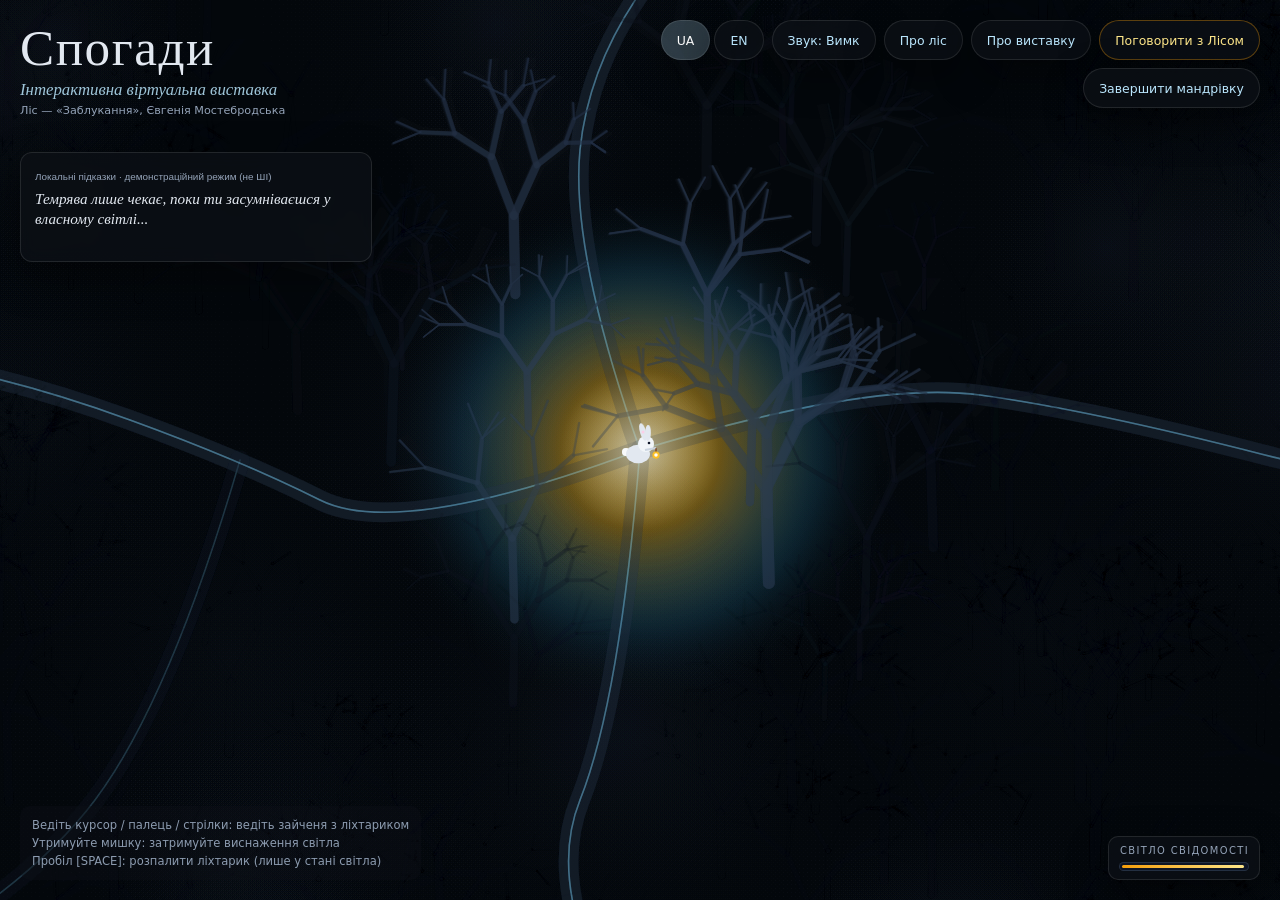
<file: index.html>
<!DOCTYPE html>
<html lang="uk">
<head>
<meta charset="UTF-8">
<meta name="viewport" content="width=device-width, initial-scale=1">
<title>Спогади</title>
<link rel="stylesheet" href="style.css">
</head>
<body>
<main id="app">
  <canvas id="artCanvas" role="img" aria-label="Ліс"></canvas>

  <header class="hud-title">
    <h1 id="appTitle">Спогади</h1>
    <p class="sub" id="appSubtitle"></p>
    <p class="credit" id="forestCredit"></p>
  </header>

  <div class="hud-controls">
    <div class="lang">
      <button type="button" id="langUk" class="pill" aria-pressed="true">UA</button>
      <button type="button" id="langEn" class="pill" aria-pressed="false">EN</button>
    </div>
    <button type="button" id="audioBtn" class="pill"><span id="audioText">Звук: Вимк</span></button>
    <button type="button" id="forestBtn" class="pill" data-i18n="aboutForest">Про ліс</button>
    <button type="button" id="aboutBtn" class="pill" data-i18n="about">Про виставку</button>
    <button type="button" id="chatBtn" class="pill accent" data-i18n="talk">Поговорити з Лісом</button>
    <button type="button" id="endBtn" class="pill" data-i18n="end">Завершити мандрівку</button>
  </div>

  <section class="whisper hud-panel" aria-live="polite">
    <span class="demo-tag" data-i18n="whisperTag"></span>
    <p id="whisperText"></p>
    <p class="shadow-msg" id="shadowStatusMsg"></p>
  </section>

  <div class="instructions">
    <p id="instructionMain"></p>
    <p id="instructionSub"></p>
    <p id="instructionSpace"></p>
  </div>

  <div class="light hud-panel">
    <span id="lightStatusLabel"></span>
    <div class="bar"><div id="lightBar"></div></div>
  </div>

  <div class="encounter" id="encounter" hidden>
    <p class="enc-title" id="encounterTitle"></p>
    <p id="encounterPhrase"></p>
    <div class="enc-actions">
      <button type="button" id="examineBtn" data-i18n="examine">Оглянути</button>
      <button type="button" id="dismissBtn" class="dismiss" data-i18n-aria="dismiss" aria-label="Закрити підказку">×</button>
    </div>
  </div>

  <p class="load-error" id="loadError" hidden></p>
</main>

<div class="modal-backdrop" id="explicationModal" hidden role="dialog" aria-modal="true" aria-labelledby="expTitle">
  <div class="panel">
    <p class="eyebrow" id="expType"></p>
    <h2 id="expTitle"></h2>
    <p class="author" id="expAuthor"></p>
    <div class="body scroll" id="expBody"></div>
    <p class="hint" id="expHint"></p>
    <div class="actions">
      <button type="button" id="viewArtworkBtn" data-i18n="viewArtwork">До твору</button>
      <button type="button" id="expReturnBtn" data-i18n="returnForest">Повернутися до лісу</button>
    </div>
  </div>
</div>

<div class="modal-backdrop" id="artworkModal" hidden role="dialog" aria-modal="true" aria-labelledby="artTitle">
  <div class="panel wide">
    <p class="eyebrow" id="artType"></p>
    <h2 id="artTitle"></h2>
    <p class="author" id="artAuthor"></p>
    <div class="art-gallery scroll" id="artGallery" hidden></div>
    <p class="placeholder" id="artPlaceholder" data-i18n="artworkSoon">Твір буде додано</p>
    <div class="actions">
      <button type="button" id="backTextBtn" data-i18n="backText">Повернутися до тексту</button>
      <button type="button" id="artReturnBtn" data-i18n="returnForest">Повернутися до лісу</button>
    </div>
  </div>
</div>

<div class="modal-backdrop" id="aboutModal" hidden role="dialog" aria-modal="true" aria-labelledby="aboutTitle">
  <div class="panel wide">
    <h2 id="aboutTitle"></h2>
    <p class="eyebrow" id="aboutSub"></p>
    <div class="body scroll" id="aboutBody"></div>
    <div class="actions"><button type="button" id="aboutCloseBtn" data-i18n="close">Закрити</button></div>
  </div>
</div>

<div class="modal-backdrop" id="chatModal" hidden role="dialog" aria-modal="true" aria-labelledby="chatTitle">
  <div class="panel">
    <h2 id="chatTitle" data-i18n="talk">Поговорити з Лісом</h2>
    <p class="demo-banner" data-i18n="chatDemo"></p>
    <div class="chat-log scroll" id="chatLog" aria-live="polite"></div>
    <p class="hint" data-i18n="chatPick"></p>
    <div class="actions" id="chatTopics"></div>
    <div class="actions"><button type="button" id="chatCloseBtn" data-i18n="close">Закрити</button></div>
  </div>
</div>

<div class="modal-backdrop" id="endModal" hidden role="dialog" aria-modal="true" aria-labelledby="endTitle">
  <div class="panel">
    <h2 id="endTitle" data-i18n="endTitle">Завершити мандрівку?</h2>
    <p class="body" id="endSummary"></p>
    <div class="actions">
      <button type="button" id="endReturnBtn" data-i18n="returnForest">Повернутися до лісу</button>
      <button type="button" id="restartBtn" data-i18n="startAgain">Почати нову мандрівку</button>
    </div>
  </div>
</div>

<script src="artifacts.js"></script>
<script src="forest.js"></script>
<script src="ui.js"></script>
</body>
</html>
</file>
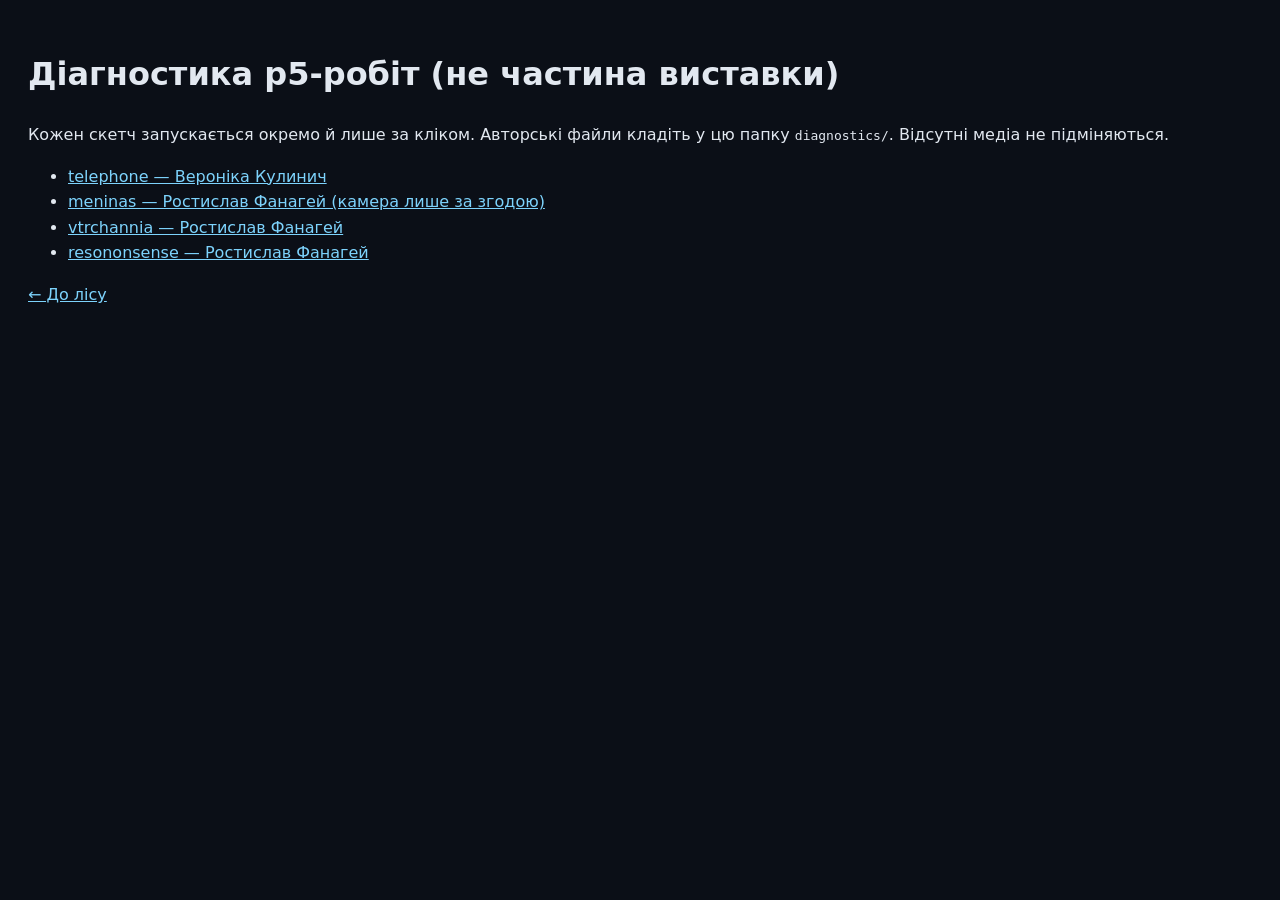
<file: diagnostics/index.html>
<!DOCTYPE html>
<html lang="uk"><head><meta charset="UTF-8"><meta name="viewport" content="width=device-width, initial-scale=1">
<title>Діагностика p5-робіт</title>
<style>body{font-family:system-ui,sans-serif;background:#0b0f17;color:#e2e8f0;padding:20px;line-height:1.6}a{color:#7dd3fc}a:focus-visible{outline:3px solid #fde68a}</style></head>
<body><h1>Діагностика p5-робіт (не частина виставки)</h1>
<p>Кожен скетч запускається окремо й лише за кліком. Авторські файли кладіть у цю папку <code>diagnostics/</code>. Відсутні медіа не підміняються.</p>
<ul>
<li><a href="telephone.html">telephone — Вероніка Кулинич</a></li>
<li><a href="meninas.html">meninas — Ростислав Фанагей (камера лише за згодою)</a></li>
<li><a href="vtrchannia.html">vtrchannia — Ростислав Фанагей</a></li>
<li><a href="resononsense.html">resononsense — Ростислав Фанагей</a></li>
</ul>
<p><a href="../index.html">← До лісу</a></p></body></html>
</file>
<file: style.css>
/* Стилізація зберігає палітру й скляні панелі оригінального «Заблукання» (без Tailwind CDN). */
:root { --bg:#07090e; --ink:#e2e8f0; --muted:#94a3b8; --sky:#bae6fd; --amber:#fde68a; --mint:#a7f3d0; }
* { box-sizing: border-box; }
[hidden] { display: none !important; }
html, body { margin:0; width:100%; height:100%; overflow:hidden; background:var(--bg); color:var(--ink);
  font-family:'Inter', system-ui, sans-serif; -webkit-user-select:none; user-select:none; }
#app { position:fixed; inset:0; }
canvas { display:block; width:100%; height:100%; cursor:pointer; touch-action:none; }

button { font:inherit; color:inherit; cursor:pointer; }
:focus-visible { outline:3px solid var(--amber); outline-offset:2px; }

.glass, .hud-panel, .pill, .panel, .encounter {
  background:rgba(13,17,23,.72); -webkit-backdrop-filter:blur(10px); backdrop-filter:blur(10px);
  border:1px solid rgba(255,255,255,.1); box-shadow:0 14px 40px rgba(0,0,0,.45);
}

.hud-title { position:absolute; top:20px; left:20px; z-index:10; pointer-events:none; max-width:min(34rem, 60vw); }
.hud-title h1 { margin:0; font:300 clamp(2rem,5vw,3.2rem)/1.1 'Cormorant Garamond', Georgia, serif; letter-spacing:.03em; }
.hud-title .sub { margin:.25rem 0 0; font:italic 1.05rem 'Cormorant Garamond', Georgia, serif; color:rgba(186,230,253,.85); }
.hud-title .credit { margin:.2rem 0 0; font-size:.7rem; color:var(--muted); }

.hud-controls { position:absolute; top:20px; right:20px; z-index:20; display:flex; flex-wrap:wrap; gap:8px; justify-content:flex-end; max-width:min(46rem, 62vw); }
.lang { display:flex; gap:4px; }
.pill { padding:9px 15px; min-height:40px; border-radius:999px; font-size:.78rem; color:#bae6fd; display:inline-flex; align-items:center; gap:8px; }
.pill:hover { color:#fff; border-color:rgba(186,230,253,.45); }
.pill[aria-pressed="true"] { background:rgba(186,230,253,.22); color:#fff; }
.pill.accent { color:#fde68a; border-color:rgba(245,158,11,.35); }
.dot { width:8px; height:8px; border-radius:50%; background:#fbbf24; }

.whisper { position:absolute; top:9.5rem; left:20px; z-index:10; max-width:22rem; padding:12px 14px; border-radius:12px;
  font:italic .95rem/1.35 'Cormorant Garamond', Georgia, serif; pointer-events:none; }
.whisper p { margin:.2rem 0 0; }
.shadow-msg { font-size:.75rem; color:#67e8f9; opacity:0; transition:opacity .5s; }
.shadow-msg.on { opacity:1; }
.demo-tag { font:normal .62rem 'Inter', sans-serif !important; color:var(--muted); }

.instructions { position:absolute; left:20px; bottom:20px; z-index:10; padding:8px 12px; border-radius:10px; font-size:.72rem; color:rgba(148,163,184,.95); pointer-events:none; background:rgba(13,17,23,.4); }
.instructions p { margin:.25rem 0; }

.light { position:absolute; right:20px; bottom:20px; z-index:10; padding:8px 10px; border-radius:10px; display:flex; flex-direction:column; align-items:flex-end; gap:6px; pointer-events:none; }
#lightStatusLabel { font-size:.62rem; text-transform:uppercase; letter-spacing:.14em; color:var(--muted); }
#lightStatusLabel.shadow { color:#38bdf8; font-weight:600; }
#lightStatusLabel.awake { color:#6ee7b7; }
.bar { width:130px; height:9px; border-radius:99px; background:rgba(15,23,42,.8); padding:2px; border:1px solid rgba(51,65,85,.6); }
#lightBar { height:100%; border-radius:99px; background:linear-gradient(90deg,#f59e0b,#fde68a); width:100%; }

.encounter { position:absolute; left:50%; bottom:84px; transform:translateX(-50%); z-index:15; width:min(28rem, calc(100vw - 32px));
  padding:14px 16px; border-radius:14px; text-align:center; border-color:rgba(253,230,138,.35); }
.encounter p { margin:0 0 10px; font:italic 1.2rem/1.35 'Cormorant Garamond', Georgia, serif; color:#fef3c7; }

.panel { width:min(44rem, 100%); max-height:88vh; padding:22px 24px; border-radius:16px; display:flex; flex-direction:column; gap:8px; -webkit-user-select:text; user-select:text; }
.panel.wide { width:min(48rem, 100%); }
.panel h2 { margin:0; font:400 1.9rem/1.15 'Cormorant Garamond', Georgia, serif; }
.eyebrow { margin:0; font-size:.68rem; letter-spacing:.14em; text-transform:uppercase; color:rgba(125,211,252,.8); }
.author { margin:0; color:#cbd5e1; font-size:1rem; font-family:"Times New Roman", Times, serif; font-style:italic; }
.body { line-height:1.6; font-size:.98rem; color:#cbd5e1; font-weight:300; }
.body p { margin:0 0 .9em; }
.scroll { overflow-y:auto; min-height:0; padding-right:6px; }
.hint { margin:0; font-size:.74rem; color:var(--muted); }
.placeholder { margin:18px 0; padding:26px 12px; text-align:center; border:1px dashed rgba(186,230,253,.4); border-radius:12px; font:italic 1.5rem 'Cormorant Garamond', Georgia, serif; color:#e0f2fe; }
.demo-banner { margin:0; padding:8px 10px; border-radius:8px; background:rgba(245,158,11,.12); border:1px solid rgba(245,158,11,.35); color:#fde68a; font-size:.8rem; }
.chat-log { min-height:110px; max-height:30vh; padding:10px; border-radius:10px; background:rgba(2,6,23,.55); border:1px solid #1e293b; font-size:.9rem; }
.chat-log div { margin:0 0 8px; padding:8px 10px; border-radius:8px; }
.chat-log .me { background:rgba(12,74,110,.35); text-align:right; }
.chat-log .forest { background:rgba(6,78,59,.35); font:italic 1rem 'Cormorant Garamond', Georgia, serif; }

.actions { display:flex; gap:10px; margin-top:10px; flex-wrap:wrap; }
.actions button { min-height:44px; padding:10px 18px; border-radius:10px; background:rgba(30,41,59,.8); border:1px solid rgba(148,163,184,.35); }
.actions button:hover, .encounter button:hover { border-color:var(--sky); }
button.primary { background:rgba(180,83,9,.55) !important; border:1px solid rgba(253,230,138,.6) !important; color:#fff7ed; }
.encounter button { min-height:48px; min-width:11rem; padding:12px 24px; border-radius:12px; font-size:1rem; }

.modal-backdrop { position:fixed; inset:0; z-index:50; display:flex; align-items:center; justify-content:center; padding:16px; background:rgba(2,4,8,.38); }

.load-error { position:absolute; top:50%; left:50%; transform:translate(-50%,-50%); z-index:30; max-width:28rem; padding:14px; background:#450a0a; border:1px solid #f87171; border-radius:10px; }

@media (max-width: 720px) {
  .hud-title { top:12px; left:12px; max-width:55vw; }
  .hud-title .sub, .hud-title .credit { display:none; }
  .hud-controls { top:auto; bottom:12px; right:12px; left:12px; max-width:none; justify-content:center; }
  .pill { padding:8px 11px; font-size:.72rem; min-height:44px; }
  .whisper { top:64px; left:12px; right:12px; max-width:none; font-size:.85rem; }
  .instructions { display:none; }
  .light { bottom:74px; right:12px; }
  .encounter { bottom:128px; }
  .encounter button { width:100%; min-height:52px; }
  .panel { padding:16px; }
}
@media (prefers-reduced-motion: reduce) {
  * { transition:none !important; animation:none !important; scroll-behavior:auto !important; }
}

.enc-title { font:400 .8rem 'Inter', sans-serif !important; letter-spacing:.08em; text-transform:uppercase; color:#bae6fd !important; margin-bottom:4px !important; }
.enc-actions { display:flex; gap:8px; justify-content:center; }
.encounter .dismiss { min-width:48px; padding:0; background:rgba(30,41,59,.8); border:1px solid rgba(148,163,184,.35); font-size:1.4rem; }
.art-gallery { max-height:60vh; margin:8px 0; }
.art-img { display:block; max-width:100%; max-height:60vh; margin:0 auto 12px; object-fit:contain; border-radius:6px; }
.body h3 { margin:1em 0 .4em; font:400 1.2rem 'Cormorant Garamond', Georgia, serif; color:#e2e8f0; }

/* Репліка зайченяти: кремова плашка з темним текстом */
.encounter { background:#fff4d6; border-color:#e8c97a; -webkit-backdrop-filter:none; backdrop-filter:none; }
.encounter p { color:#1f1a10; font-size:1.3rem; font-style:normal; font-weight:600; text-shadow:none; }
.encounter .enc-title { color:#6b4a12 !important; font-size:.85rem; }
.encounter .dismiss { color:#fff4d6; }

.art-gallery:has(.art-embed) { max-height:none; overflow:hidden; }
.art-embed { display:block; width:100%; height:62vh; border:1px solid rgba(255,255,255,.12); border-radius:8px; background:#0b0f17; }

.art-video { display:block; max-width:100%; max-height:60vh; margin:0 auto; background:#000; border-radius:6px; }

.panel:has(.art-embed) { width:min(72rem,100%); }
.art-embed { height:min(72vh, 52vw); min-height:320px; }
</file>
